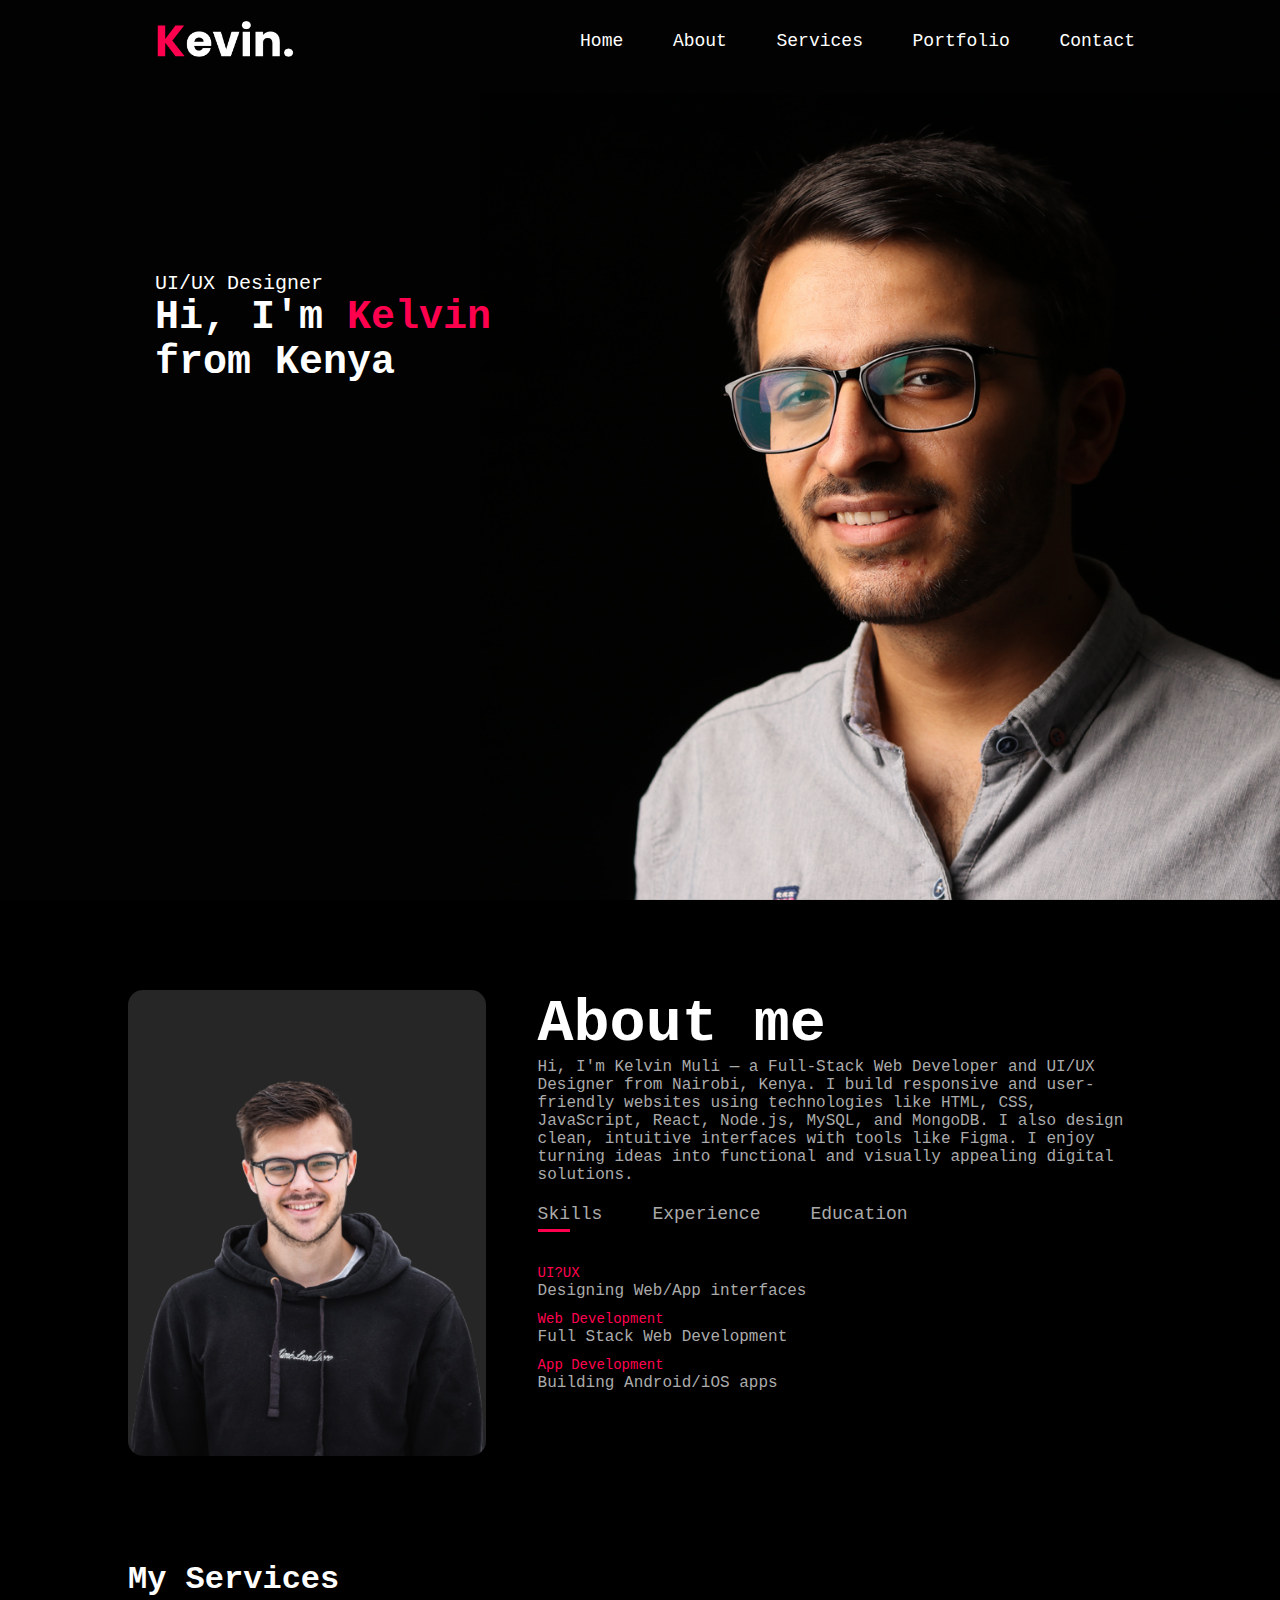
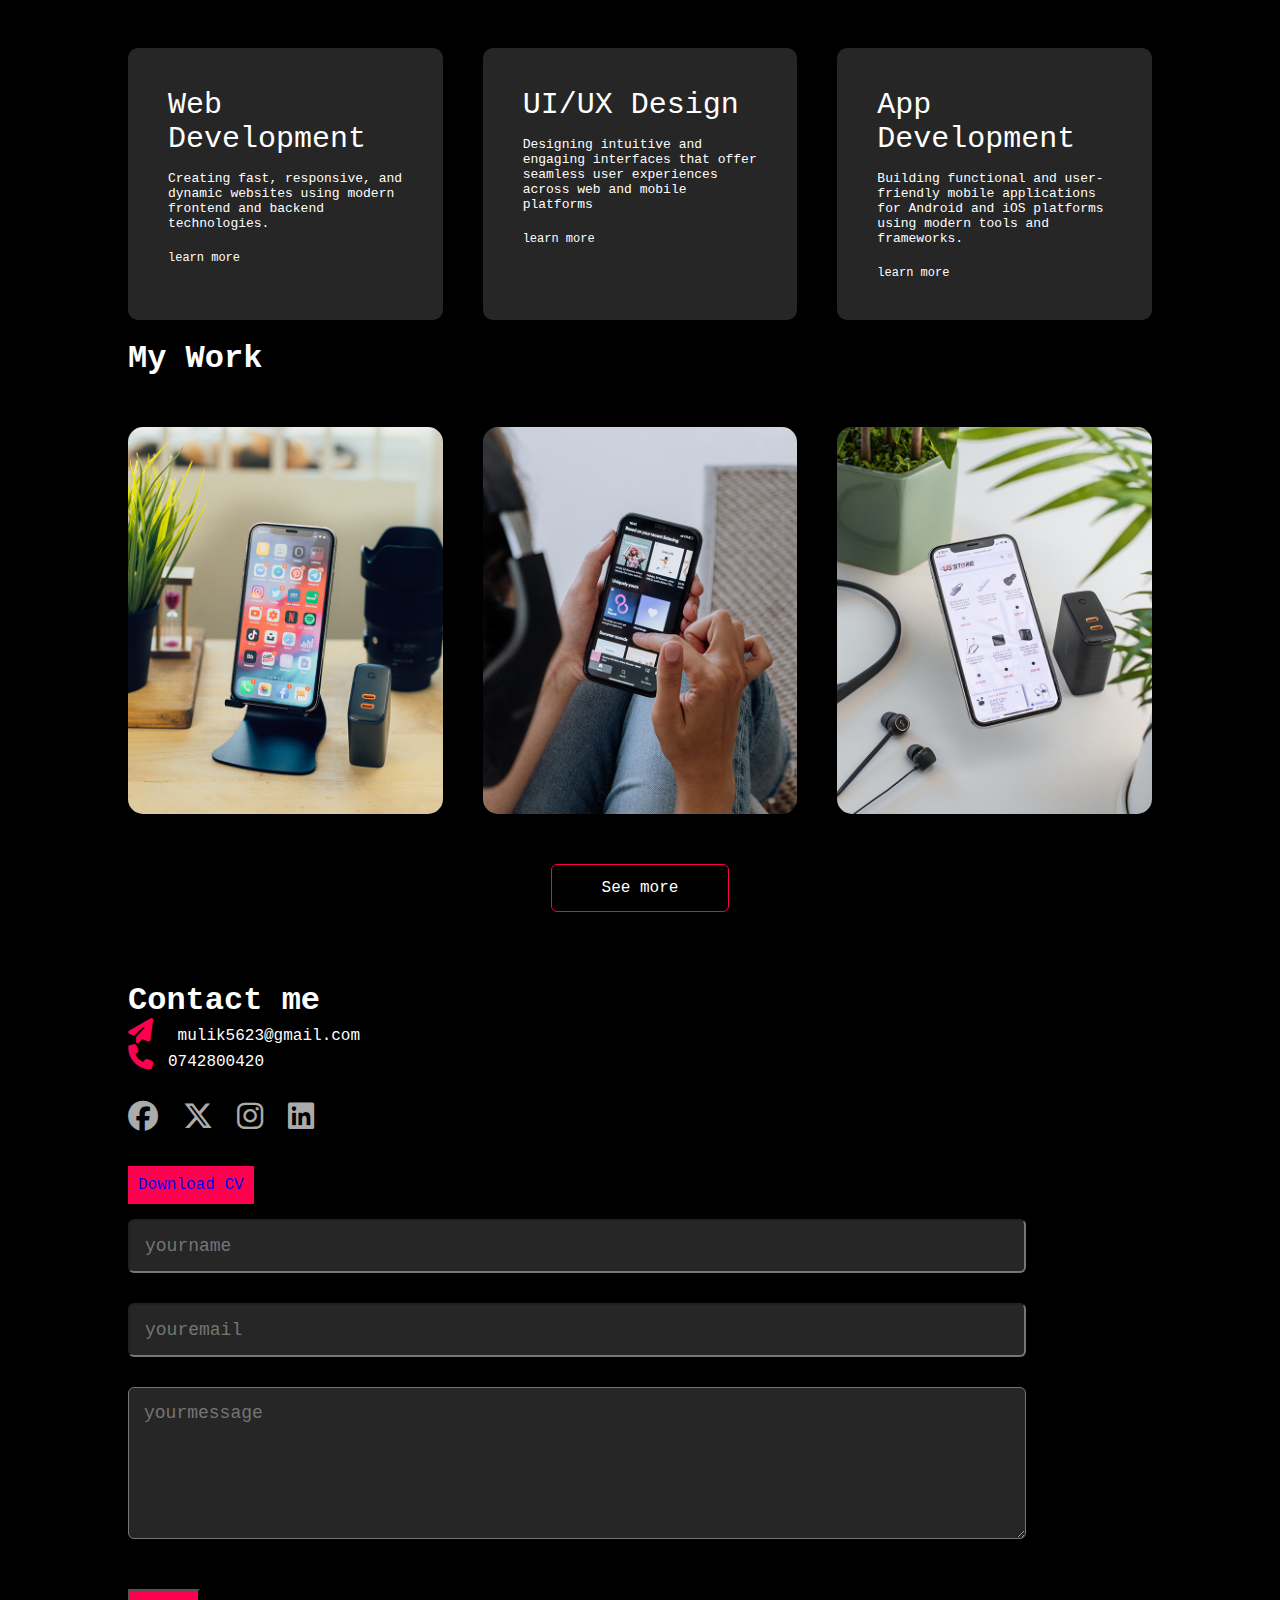
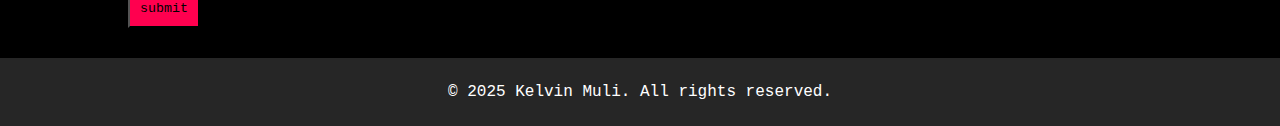
<file: index.html>
<!DOCTYPE html>
<html lang="en">
<head>
    <meta charset="UTF-8">
    <meta name="viewport" content="width=device-width, initial-scale=1.0">
    <title>Personal Portfolio Website</title>
    <link rel="stylesheet" href="index.css">
    <link rel="stylesheet" href="https://cdnjs.cloudflare.com/ajax/libs/font-awesome/6.5.0/css/all.min.css">
</head>
<body>
    <div id="header">
        <div class="container">
            <nav>
            <img src="images/logo.png" alt="An image" class="logo">
           
            <ul id="sidemenu">
                <li><a href="#header">Home</a></li>
                <li><a href="#about">About</a></li>
                <li><a href="#services">Services</a></li>
                <li><a href="#portfolio">Portfolio</a></li>
                <li><a href="#contact">Contact</a></li>
                <i class="fa-solid fa-circle-xmark" onclick="closemenu()"></i>
            </ul>
            <i class="fa-solid fa-bars" onclick="openmenu()"></i>
           </nav>
           <div class="kevo">
            <p>UI/UX Designer</p>
            <h1>Hi, I'm <span>Kelvin</span><br> from Kenya</h1>
           </div>
        </div>

    </div>
<div id="about">
    <div class="container">
        <div class="row">
            <div class="col1">
                <img src="images/user.png">
            </div>
            <div class="col2">
                <h1 class="sub">About me</h1>
                <p>Hi, I'm Kelvin Muli — a Full-Stack Web Developer
                     and UI/UX Designer from Nairobi, Kenya.
                      I build responsive and user-friendly websites
                       using technologies like HTML, CSS, JavaScript, React, Node.js, 
                       MySQL, and MongoDB. I also design clean, intuitive interfaces 
                       with tools like Figma. I enjoy turning ideas into functional 
                       and visually appealing digital solutions.</p>
                       
                       <div class="tabtittles">
                        <p class="tab-links active-link" onclick="opentab('Skills')">Skills</p>
                        <p class="tab-links"onclick="opentab('experience')">Experience</p>
                        <p class="tab-links" onclick="opentab('education')">Education</p>
                       </div>
                       <div class="tab-contents active-tab" id="skills" >
                        <ul>
                            <li><span>UI?UX</span><br>Designing Web/App interfaces</li>
                            <li><span>Web Development</span><br>Full Stack Web Development</li>
                            <li><span>App Development</span><br>Building Android/iOS apps</li>
                        </ul>
                       </div>
                       <div class="tab-contents" id="education">
                        <ul>
                            <li>
                                <span>2020 - 2024</span><br>
                                BSc. Software Engineering – Murang'a University of Technology.
                            </li>
                            <li>
                                <span>2022</span><br>
                                Full-Stack Web Development Bootcamp – AlX Africa.
                            </li>
                            <li>
                                <span>2021</span><br>
                                UI/UX Design Certification – Coursera (Google UX Design)
                            </li>
                        </ul>
                    </div>
                    
                    <div class="tab-contents" id="experience">
                        <ul>
                            <li>
                                <span>2023 - Present</span><br>
                                Freelance Web Developer – Nairobi, Kenya  
                                <br>• Built responsive websites for SMEs using React, Node.js, and MySQL.
                            </li>
                            <li>
                                <span>2022 - 2023</span><br>
                                Frontend Intern – Andela Kenya  
                                <br>• Collaborated on internal dashboard systems with React and REST APIs.
                            </li>
                            <li>
                                <span>2021</span><br>
                                UI/UX Designer – Remote Projects  
                                <br>• Designed user-friendly interfaces using Figma and Adobe XD.
                            </li>
                        </ul>
                    </div>
                    
            </div>
        </div>
    </div>
</div>
<!---------Services------->
<div id="services">
    <div class="container">
        <h1 class="subtitle">My Services</h1>
        <div class="serviceslist">
            <div>
                <h2>Web Development</h2>
                <p>Creating fast, responsive, and dynamic websites using
                     modern frontend and backend technologies.</p>
                     <a href="#">learn more</a>
            </div>

            <div>
                <h2>UI/UX Design</h2>
                <p>Designing intuitive and engaging interfaces that offer seamless
                     user experiences across web and mobile platforms</p>
                     <a href="#">learn more</a>
            </div>

            <div>
                <h2>App Development</h2>
                <p>Building functional and user-friendly mobile applications for Android 
                    and iOS platforms using modern tools and frameworks.</p>
                     <a href="#">learn more</a>
            </div>
        </div>
    </div>
</div>

<!-------Portfolio------->
<div id="portfolio">
    <div class="container">
        <h1 class="subtitle">My Work</h1>
        <div class="worklist">
            <div class="work">
                <img src="images/work-1.png">
                <div class="layer">
                    <h3>Social Media App</h3>
                    <p>The app connects you to the talented people around the world,
                        Download it from playstore.
                    </p>
                </div>
            </div>
            <div class="work">
                <img src="images/work-2.png">
                <div class="layer">
                    <h3>Music App</h3>
                    <p>The app gives you a good taste of Music.
                        Download it from playstore.
                    </p>
                </div>
            </div>
            <div class="work">
                <img src="images/work-3.png">
                <div class="layer">
                    <h3>Online Shopping App</h3>
                    <p>The app enables you to do shopping remotely.
                        Download it from playstore.
                    </p>
                </div>
            </div>
        </div>
        <a href="#" class="btn">See more</a>
    </div>
</div>
<!------contact-->
<div id="contact">
    <div class="container">
        <div class="row">
            <div class="contact-left">
                <h1 class="subtitle">Contact me</h1>
                <p><i class="fa-solid fa-paper-plane"></i> mulik5623@gmail.com</p>

                <p><i class="fa-solid fa-phone"></i>0742800420</p>
                <div class="social-icons">
                    <a href="#"><i class="fa-brands fa-facebook"></i></a>
                    <a href="#"><i class="fa-brands fa-x-twitter"></i></a>
                    <a href="#"><i class="fa-brands fa-instagram"></i></a>
                    <a href="#"><i class="fa-brands fa-linkedin"></i></a>
                </div>
                <a href="/images/CURRICULUM VITAE.pdf" download class="btn2">Download CV</a>
            </div>
            <div class="contact-right">
                <form>
                    <input type="text" name="Name" placeholder="yourname" required>
                    <input type="email" name="Email" placeholder="youremail" required>
                    <textarea name="Message" rows="6" placeholder="yourmessage"></textarea>
                    <button type="submit" class="btn2">submit</button>
                </form>
            </div>
        </div>
    </div>
    <div class="copyright">
        <p>  &copy; 2025 Kelvin Muli. All rights reserved.</p>
    </div>
</div>

    <script src="index.js"></script>
</body>
</html>
</file>
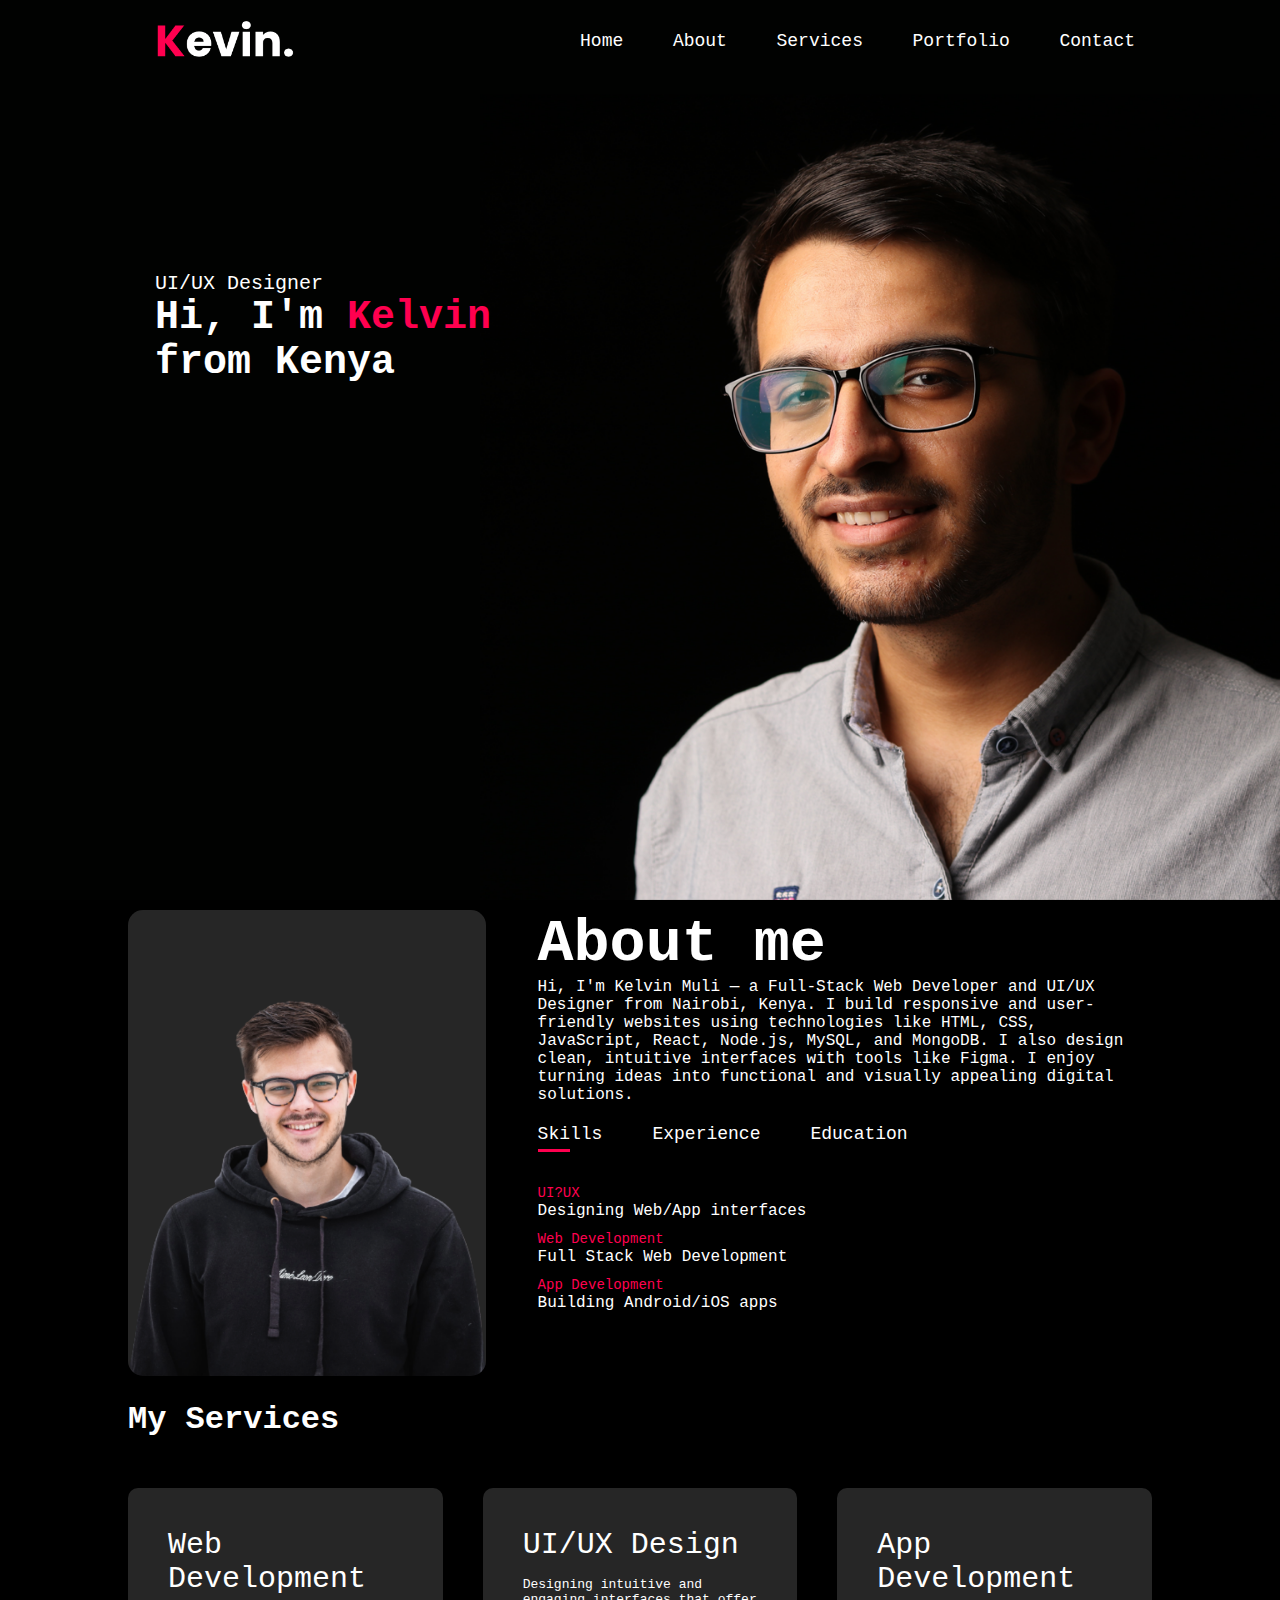
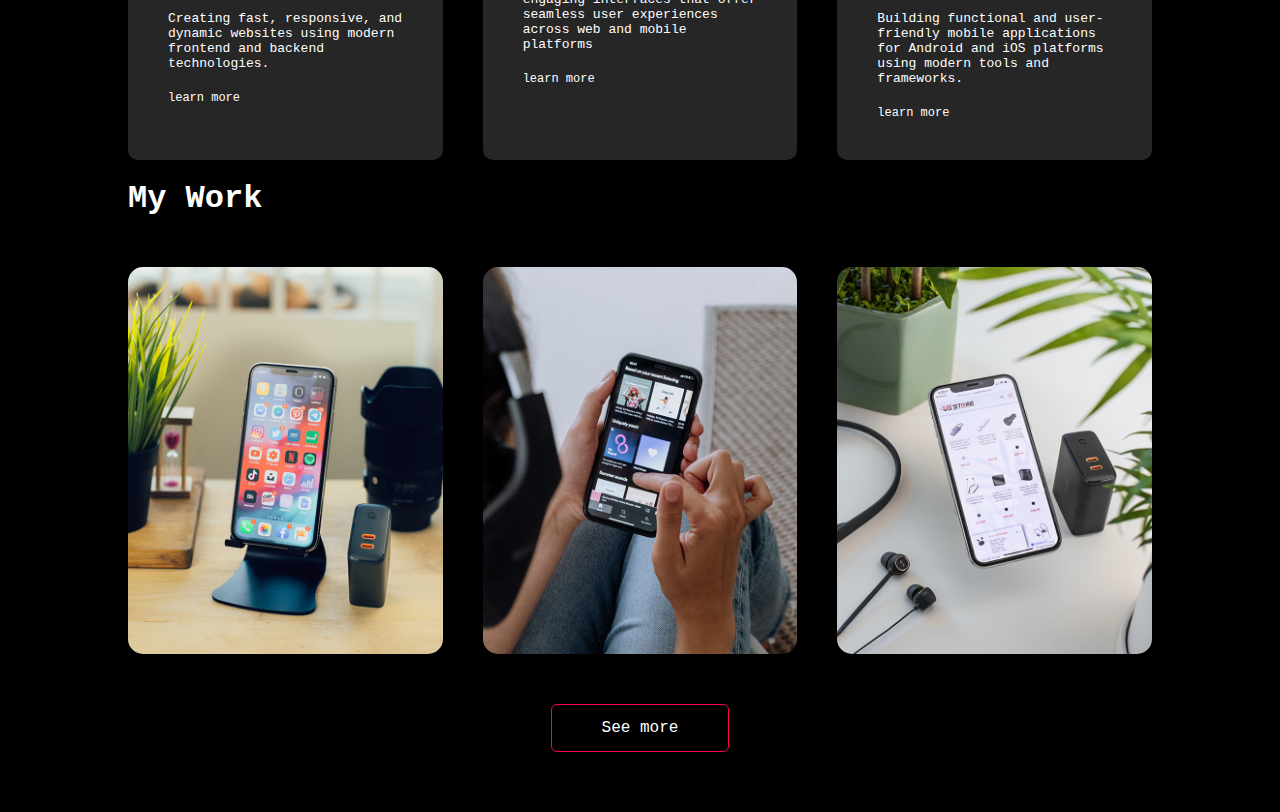
<file: portfolio.html>
<!DOCTYPE html>
<html lang="en">
<head>
    <meta charset="UTF-8">
    <meta name="viewport" content="width=device-width, initial-scale=1.0">
    <title>Personal Portfolio Website</title>
    <link rel="stylesheet" href="portfolio.css">
</head>
<body>
    <div id="header">
        <div class="container">
            <nav>
            <img src="images/logo.png" alt="An image" class="logo">
           
            <ul>
                <li><a href="#">Home</a></li>
                <li><a href="#">About</a></li>
                <li><a href="#">Services</a></li>
                <li><a href="#">Portfolio</a></li>
                <li><a href="#">Contact</a></li>
            </ul>
           </nav>
           <div class="kevo">
            <p>UI/UX Designer</p>
            <h1>Hi, I'm <span>Kelvin</span><br> from Kenya</h1>
           </div>
        </div>

    </div>
<div class="about">
    <div class="container">
        <div class="row">
            <div class="col1">
                <img src="images/user.png">
            </div>
            <div class="col2">
                <h1 class="sub">About me</h1>
                <p>Hi, I'm Kelvin Muli — a Full-Stack Web Developer
                     and UI/UX Designer from Nairobi, Kenya.
                      I build responsive and user-friendly websites
                       using technologies like HTML, CSS, JavaScript, React, Node.js, 
                       MySQL, and MongoDB. I also design clean, intuitive interfaces 
                       with tools like Figma. I enjoy turning ideas into functional 
                       and visually appealing digital solutions.</p>
                       
                       <div class="tabtittles">
                        <p class="tab-links active-link" onclick="opentab('Skills')">Skills</p>
                        <p class="tab-links"onclick="opentab('experience')">Experience</p>
                        <p class="tab-links" onclick="opentab('education')">Education</p>
                       </div>
                       <div class="tab-contents active-tab" id="skills" >
                        <ul>
                            <li><span>UI?UX</span><br>Designing Web/App interfaces</li>
                            <li><span>Web Development</span><br>Full Stack Web Development</li>
                            <li><span>App Development</span><br>Building Android/iOS apps</li>
                        </ul>
                       </div>
                       <div class="tab-contents" id="education">
                        <ul>
                            <li>
                                <span>2020 - 2024</span><br>
                                BSc. Computer Science – University of Nairobi
                            </li>
                            <li>
                                <span>2022</span><br>
                                Full-Stack Web Development Bootcamp – Moringa School
                            </li>
                            <li>
                                <span>2021</span><br>
                                UI/UX Design Certification – Coursera (Google UX Design)
                            </li>
                        </ul>
                    </div>
                    
                    <div class="tab-contents" id="experience">
                        <ul>
                            <li>
                                <span>2023 - Present</span><br>
                                Freelance Web Developer – Nairobi, Kenya  
                                <br>• Built responsive websites for SMEs using React, Node.js, and MySQL.
                            </li>
                            <li>
                                <span>2022 - 2023</span><br>
                                Frontend Intern – Andela Kenya  
                                <br>• Collaborated on internal dashboard systems with React and REST APIs.
                            </li>
                            <li>
                                <span>2021</span><br>
                                UI/UX Designer – Remote Projects  
                                <br>• Designed user-friendly interfaces using Figma and Adobe XD.
                            </li>
                        </ul>
                    </div>
                    
            </div>
        </div>
    </div>
</div>
<!---------Services------->
<div class="services">
    <div class="container">
        <h1 class="subtitle">My Services</h1>
        <div class="serviceslist">
            <div>
                <h2>Web Development</h2>
                <p>Creating fast, responsive, and dynamic websites using
                     modern frontend and backend technologies.</p>
                     <a href="#">learn more</a>
            </div>

            <div>
                <h2>UI/UX Design</h2>
                <p>Designing intuitive and engaging interfaces that offer seamless
                     user experiences across web and mobile platforms</p>
                     <a href="#">learn more</a>
            </div>

            <div>
                <h2>App Development</h2>
                <p>Building functional and user-friendly mobile applications for Android 
                    and iOS platforms using modern tools and frameworks.</p>
                     <a href="#">learn more</a>
            </div>
        </div>
    </div>
</div>

<!-------Portfolio------->
<div class="portfolio">
    <div class="container">
        <h1 class="subtitle">My Work</h1>
        <div class="worklist">
            <div class="work">
                <img src="images/work-1.png">
                <div class="layer">
                    <h3>Social Media App</h3>
                    <p>The app connects you to the talented people around the world,
                        Download it from playstore.
                    </p>
                </div>
            </div>
            <div class="work">
                <img src="images/work-2.png">
                <div class="layer">
                    <h3>Music App</h3>
                    <p>The app gives you a good taste of Music.
                        Download it from playstore.
                    </p>
                </div>
            </div>
            <div class="work">
                <img src="images/work-3.png">
                <div class="layer">
                    <h3>Online Shopping App</h3>
                    <p>The app enables you to do shopping remotely.
                        Download it from playstore.
                    </p>
                </div>
            </div>
        </div>
        <a href="#" class="btn">See more</a>
    </div>
</div>

    <script src="portfolio.js"></script>
</body>
</html>
</file>
<file: index.css>
* {
    margin: 0;
    padding: 0;
    font-family: 'Courier New', Courier, monospace;
    box-sizing: border-box;

  }
  html{
    scroll-behavior: smooth;
  }
  body{
    background-color: black;
    color: #fff;
  }
  #header {
    width: 100%;
    height: 100vh;
    background-image: url('images/background.png');
    background-size: cover;
    background-position: center;
    background-repeat: no-repeat;
    padding-left: 30px;
    
  }
  .logo{
    font-family: 'Lucida Sans', 'Lucida Sans Regular', 'Lucida Grande', 'Lucida Sans Unicode', Geneva, Verdana, sans-serif;
    font-weight: bolder;
    font-style: oblique;
    cursor: pointer;
width: 140px;
  }
.container{
    padding: 10px 10%;
}
  
nav{
    display: flex;
    align-items: center;
    justify-content: space-between;
    flex-wrap: wrap;
}
nav ul li{
    display: inline-block;
    list-style: none;
    margin: 10px 20px;
}
nav ul li a{
    color: #fff;
    text-decoration: none;
    font-size: 18px;
position: relative;
}
nav ul li a::after{
width: 0px;
height: 3px;
background: #ff004f; 
position: absolute;
content: '';
left: 0;
bottom: -6px;
transition: 0.5s;

}
nav ul li a:hover::after{
width: 100%;

}
.kevo{
    margin-top :20%; ;
    font-size: 20px;
}

kevo h1{
font-size: 60px;
margin-top: 20px;
}
.kevo h1 span{
    color: #ff004f;
}

#about {
    padding: 80px 0;
    color: #ababab;
}

.row {
    display: flex;
    justify-content: space-between;
    flex-wrap: wrap;
}

.col1 {
    flex-basis: 35%;
}

.col1 img {
    width: 100%;
    border-radius: 15px;
}

.col2 {
    flex-basis: 60%;
}

.sub {
    font-size: 60px;
    color: #fff;
    font-weight: 600;
}
.tabtittles{
    margin: 20px 0 40px;
    display: flex;

}
.tab-links{
    margin-right: 50px;
    font-size: 18px;
    font-weight: 500;
    cursor: pointer;
    position: relative;
}
.tab-links::after{
    content: '';
    width: 0;
    position: absolute;
    left: 0;
    height: 3px;
    bottom: -8px;
    background: #ff004f;
    transition: 0.5s;
}
.tab-links.active-link::after{
width: 50%;
}
.tab-contents ul li{
    list-style-type: none;
    margin: 10px 0;

}
.tab-contents ul li span{
   color: #ff004f;
   font-size: 14px;

}
.tab-contents {
    display: none;
}
.tab-contents.active-tab{
    display: block;
}
<!-----services--->
.services{
    padding: 40px 0;
}
.serviceslist{
    display: grid;
    grid-template-columns: repeat(auto-fit, minmax(250px, 1fr));
    grid-gap: 40px;
    margin-top: 50px;
}
.serviceslist div {
    background: #262626;
    padding: 40px;
    font-size: 13px;
    font-weight: 300;
    border-radius: 10px; /* Rounded corners */
    transition: background 0.5s, transform 0.5s;
}

.serviceslist div h2{
    font-weight: 500;
    font-size: 30px;
    margin-bottom: 15px;
}
.serviceslist div a{
text-decoration: none;
color: #fff;
font-size: 12px;
margin-top: 20px;
display: inline-block;
}
.serviceslist div:hover{
    background:#ff004f ;
    transform: translateY(-14px);
    transform: scale(30.5s)
}
<!-------Portfolio------->
.portfolio{
    padding: 50px 0;
    
}
.worklist{
    display: grid;
    grid-template-columns: repeat(auto-fit, minmax(250px, 1fr));
    grid-gap: 40px;
    margin-top: 50px;


}
.work{
    border-radius: 15px;
    position: relative;
    overflow: hidden;
}
.work img{
    width: 100%;
    display: block;
    border-radius: 10px;
    transition:transform 0.5s ;
}
.work:hover{
    transform: translateY(-10px);
}
.layer{
    width: 100%;
    height: 0;
    background: linear-gradient(rgb(0,0,0,0.6), #ff004f);
    border-radius: 10px;
    position: absolute;
    left: 0;
    bottom: 0;
    overflow: hidden;
    display: flex;
    align-items: center;
    flex-direction: column;
    justify-content: center;
    text-align: center;
    padding: 0 40px;
 font-size: 14px;  
 transition: height 0.5s;
}
 .layer h3{ font-weight: 500;
    margin-bottom: 20px;
 }
        .work:hover img{
transform:scale(1.1) ;
        }

        .work:hover .layer{
           height: 100%; 
        }
.btn{
 display: block;
 margin:50px auto ;
 width: fit-content; 
 border: 1px solid #ff004f;  
 padding: 14px 50px;
 border-radius: 6px;
 text-decoration: none;
 color: #fff;
 transition: background 0.5s;
}

.btn:hover{
    background: #ff004f;

}
<!------contact-->
#contact-left{
    flex-basis: 35%;
}
#contact-right{
    flex-basis: 60%;
}
#contact-left p{
    margin-top: 30px;

}
.contact-left p i{
    color: #ff004f;
    margin-right: 15px;
    font-size: 25px;
}
.social-icons{
    margin-top: 30px;

}
.social-icons a{
    text-decoration: none;
    font-size: 30px;
    margin-right: 15px;
    color:#ababab ;
    display: inline-block;
    transition: transform 0.5s;
}
.social-icons a:hover{
    color: #ff004f;
    transform: translateY(-5px);

}
.btn2{
    display: inline-block;
    background-color: #ff004f;
    padding: 10px;
    text-decoration: none;
    margin-top: 30px;
}
.contact-right form{
    width: 100%;

}
form input, form textarea{
    width: 100%;
    bottom: 0;
    outline: none;
    background: #262626;
    padding: 15px;
    margin: 15px 0;
    color: #fff;
    font-size: 18px;
    border-radius: 6px;
}
form btn2{
    padding: 14px 60px;
    font-size: 18px;
    cursor: pointer;
    margin-top: 20px;
}
.copyright{
    width: 100%;
    text-align: center;
    padding:25px 0 ;
    background:#262626;
    font-weight: 300 ;
    margin-top: 20px;

}

.fa-solid.fa-circle-xmark {
    display: none;
}

.fa-solid.fa-bars {
    display: none;
}

@media only screen and (max-width:600px){
 #header{
    background-image: url(images/phone-background.png);
    
 }  
 .kevo{
    margin-top: 100%;
    font-size: 16px;
 }
 .kevo h1{
    font: size 30px; ;
 }
 .fa-solid.fa-circle-xmark {
    display: block;
    font-size: 25px;
}

.fa-solid.fa-bars {
    display: block;
    font-size: 25px;
}
nav ul{
    background: #ff004f;
    position: fixed;
    top: 0;
    height: 100vh;
    right: -200px;
    width: 200px;
    padding-top: 50px;
    z-index: 2;
    transition: right 0.5s;
}
nav ul li{
    display: block;
    margin: 25px;
}
nav ul .fa-solid.fa-bars{
    position: absolute;
    top: 25px;
    left: 25px;
    cursor: pointer;
}
nav ul.fa-solid.fa-circle-xmark{
    position: absolute;
    top: 25px;
    left: 25px;
    cursor: pointer;
}
.sub{
    font: size 40px; ;
}
.col1, .col2{
    flex-basis: 100%;
}
.col2{
    margin: bottom 30px; ;
}
.col2{
    font-size: 14px;
}
.tab-links{
    font-size: 16px;
    margin-right: 20px;
}
.contact-left, .contact-right{
    flex-basis: 100%;
}
.copyright{
    font-size: 14px;
}
}
</file>
<file: portfolio.css>
* {
    margin: 0;
    padding: 0;
    font-family: 'Courier New', Courier, monospace;
    box-sizing: border-box;

  }
  html{
    scroll-behavior: smooth;
  }
  body{
    background-color: black;
    color: #fff;
  }
  #header {
    width: 100%;
    height: 100vh;
    background-image: url('images/background.png');
    background-size: cover;
    background-position: center;
    background-repeat: no-repeat;
    padding-left: 30px;
    
  }
  .logo{
    font-family: 'Lucida Sans', 'Lucida Sans Regular', 'Lucida Grande', 'Lucida Sans Unicode', Geneva, Verdana, sans-serif;
    font-weight: bolder;
    font-style: oblique;
    cursor: pointer;
width: 140px;
  }
.container{
    padding: 10px 10%;
}
  
nav{
    display: flex;
    align-items: center;
    justify-content: space-between;
    flex-wrap: wrap;
}
nav ul li{
    display: inline-block;
    list-style: none;
    margin: 10px 20px;
}
nav ul li a{
    color: #fff;
    text-decoration: none;
    font-size: 18px;
position: relative;
}
nav ul li a::after{
width: 0px;
height: 3px;
background: #ff004f; 
position: absolute;
content: '';
left: 0;
bottom: -6px;
transition: 0.5s;

}
nav ul li a:hover::after{
width: 100%;

}
.kevo{
    margin-top :20%; ;
    font-size: 20px;
}

kevo h1{
font-size: 60px;
margin-top: 20px;
}
.kevo h1 span{
    color: #ff004f;
}

#about {
    padding: 80px 0;
    color: #ababab;
}

.row {
    display: flex;
    justify-content: space-between;
    flex-wrap: wrap;
}

.col1 {
    flex-basis: 35%;
}

.col1 img {
    width: 100%;
    border-radius: 15px;
}

.col2 {
    flex-basis: 60%;
}

.sub {
    font-size: 60px;
    color: #fff;
    font-weight: 600;
}
.tabtittles{
    margin: 20px 0 40px;
    display: flex;

}
.tab-links{
    margin-right: 50px;
    font-size: 18px;
    font-weight: 500;
    cursor: pointer;
    position: relative;
}
.tab-links::after{
    content: '';
    width: 0;
    position: absolute;
    left: 0;
    height: 3px;
    bottom: -8px;
    background: #ff004f;
    transition: 0.5s;
}
.tab-links.active-link::after{
width: 50%;
}
.tab-contents ul li{
    list-style-type: none;
    margin: 10px 0;

}
.tab-contents ul li span{
   color: #ff004f;
   font-size: 14px;

}
.tab-contents {
    display: none;
}
.tab-contents.active-tab{
    display: block;
}
<!-----services--->
.services{
    padding: 40px 0;
}
.serviceslist{
    display: grid;
    grid-template-columns: repeat(auto-fit, minmax(250px, 1fr));
    grid-gap: 40px;
    margin-top: 50px;
}
.serviceslist div {
    background: #262626;
    padding: 40px;
    font-size: 13px;
    font-weight: 300;
    border-radius: 10px; /* Rounded corners */
    transition: background 0.5s, transform 0.5s;
}

.serviceslist div h2{
    font-weight: 500;
    font-size: 30px;
    margin-bottom: 15px;
}
.serviceslist div a{
text-decoration: none;
color: #fff;
font-size: 12px;
margin-top: 20px;
display: inline-block;
}
.serviceslist div:hover{
    background:#ff004f ;
    transform: translateY(-14px);
    transform: scale(30.5s)
}
<!-------Portfolio------->
.portfolio{
    padding: 50px 0;
    
}
.worklist{
    display: grid;
    grid-template-columns: repeat(auto-fit, minmax(250px, 1fr));
    grid-gap: 40px;
    margin-top: 50px;


}
.work{
    border-radius: 15px;
    position: relative;
    overflow: hidden;
}
.work img{
    width: 100%;
    display: block;
    border-radius: 10px;
    transition:transform 0.5s ;
}
.work:hover{
    transform: translateY(-10px);
}
.layer{
    width: 100%;
    height: 0;
    background: linear-gradient(rgb(0,0,0,0.6), #ff004f);
    border-radius: 10px;
    position: absolute;
    left: 0;
    bottom: 0;
    overflow: hidden;
    display: flex;
    align-items: center;
    flex-direction: column;
    justify-content: center;
    text-align: center;
    padding: 0 40px;
 font-size: 14px;  
 transition: height 0.5s;
}
 .layer h3{ font-weight: 500;
    margin-bottom: 20px;
 }
        .work:hover img{
transform:scale(1.1) ;
        }

        .work:hover .layer{
           height: 100%; 
        }
.btn{
 display: block;
 margin:50px auto ;
 width: fit-content; 
 border: 1px solid #ff004f;  
 padding: 14px 50px;
 border-radius: 6px;
 text-decoration: none;
 color: #fff;
 transition: background 0.5s;
}

.btn:hover{
    background: #ff004f;

}
<!------contact-->
#contact-left{
    flex-basis: 35%;
}
#contact-right{
    flex-basis: 60%;
}
#contact-left p{
    margin-top: 30px;

}
.contact-left p i{
    color: #ff004f;
    margin-right: 15px;
    font-size: 25px;
}
.social-icons{
    margin-top: 30px;

}
.social-icons a{
    text-decoration: none;
    font-size: 30px;
    margin-right: 15px;
    color:#ababab ;
    display: inline-block;
    transition: transform 0.5s;
}
.social-icons a:hover{
    color: #ff004f;
    transform: translateY(-5px);

}
.btn2{
    display: inline-block;
    background-color: #ff004f;
    padding: 10px;
    text-decoration: none;
    margin-top: 30px;
}
.contact-right form{
    width: 100%;

}
form input, form textarea{
    width: 100%;
    bottom: 0;
    outline: none;
    background: #262626;
    padding: 15px;
    margin: 15px 0;
    color: #fff;
    font-size: 18px;
    border-radius: 6px;
}
form btn2{
    padding: 14px 60px;
    font-size: 18px;
    cursor: pointer;
    margin-top: 20px;
}
.copyright{
    width: 100%;
    text-align: center;
    padding:25px 0 ;
    background:#262626;
    font-weight: 300 ;
    margin-top: 20px;

}

.fa-solid.fa-circle-xmark {
    display: none;
}

.fa-solid.fa-bars {
    display: none;
}

@media only screen and (max-width:600px){
 #header{
    background-image: url(images/phone-background.png);
    
 }  
 .kevo{
    margin-top: 100%;
    font-size: 16px;
 }
 .kevo h1{
    font: size 30px; ;
 }
 .fa-solid.fa-circle-xmark {
    display: block;
    font-size: 25px;
}

.fa-solid.fa-bars {
    display: block;
    font-size: 25px;
}
nav ul{
    background: #ff004f;
    position: fixed;
    top: 0;
    height: 100vh;
    right: -200px;
    width: 200px;
    padding-top: 50px;
    z-index: 2;
    transition: right 0.5s;
}
nav ul li{
    display: block;
    margin: 25px;
}
nav ul .fa-solid.fa-bars{
    position: absolute;
    top: 25px;
    left: 25px;
    cursor: pointer;
}
nav ul.fa-solid.fa-circle-xmark{
    position: absolute;
    top: 25px;
    left: 25px;
    cursor: pointer;
}
.sub{
    font: size 40px; ;
}
.col1, .col2{
    flex-basis: 100%;
}
.col2{
    margin: bottom 30px; ;
}
.col2{
    font-size: 14px;
}
.tab-links{
    font-size: 16px;
    margin-right: 20px;
}
.contact-left, .contact-right{
    flex-basis: 100%;
}
.copyright{
    font-size: 14px;
}
}
</file>
